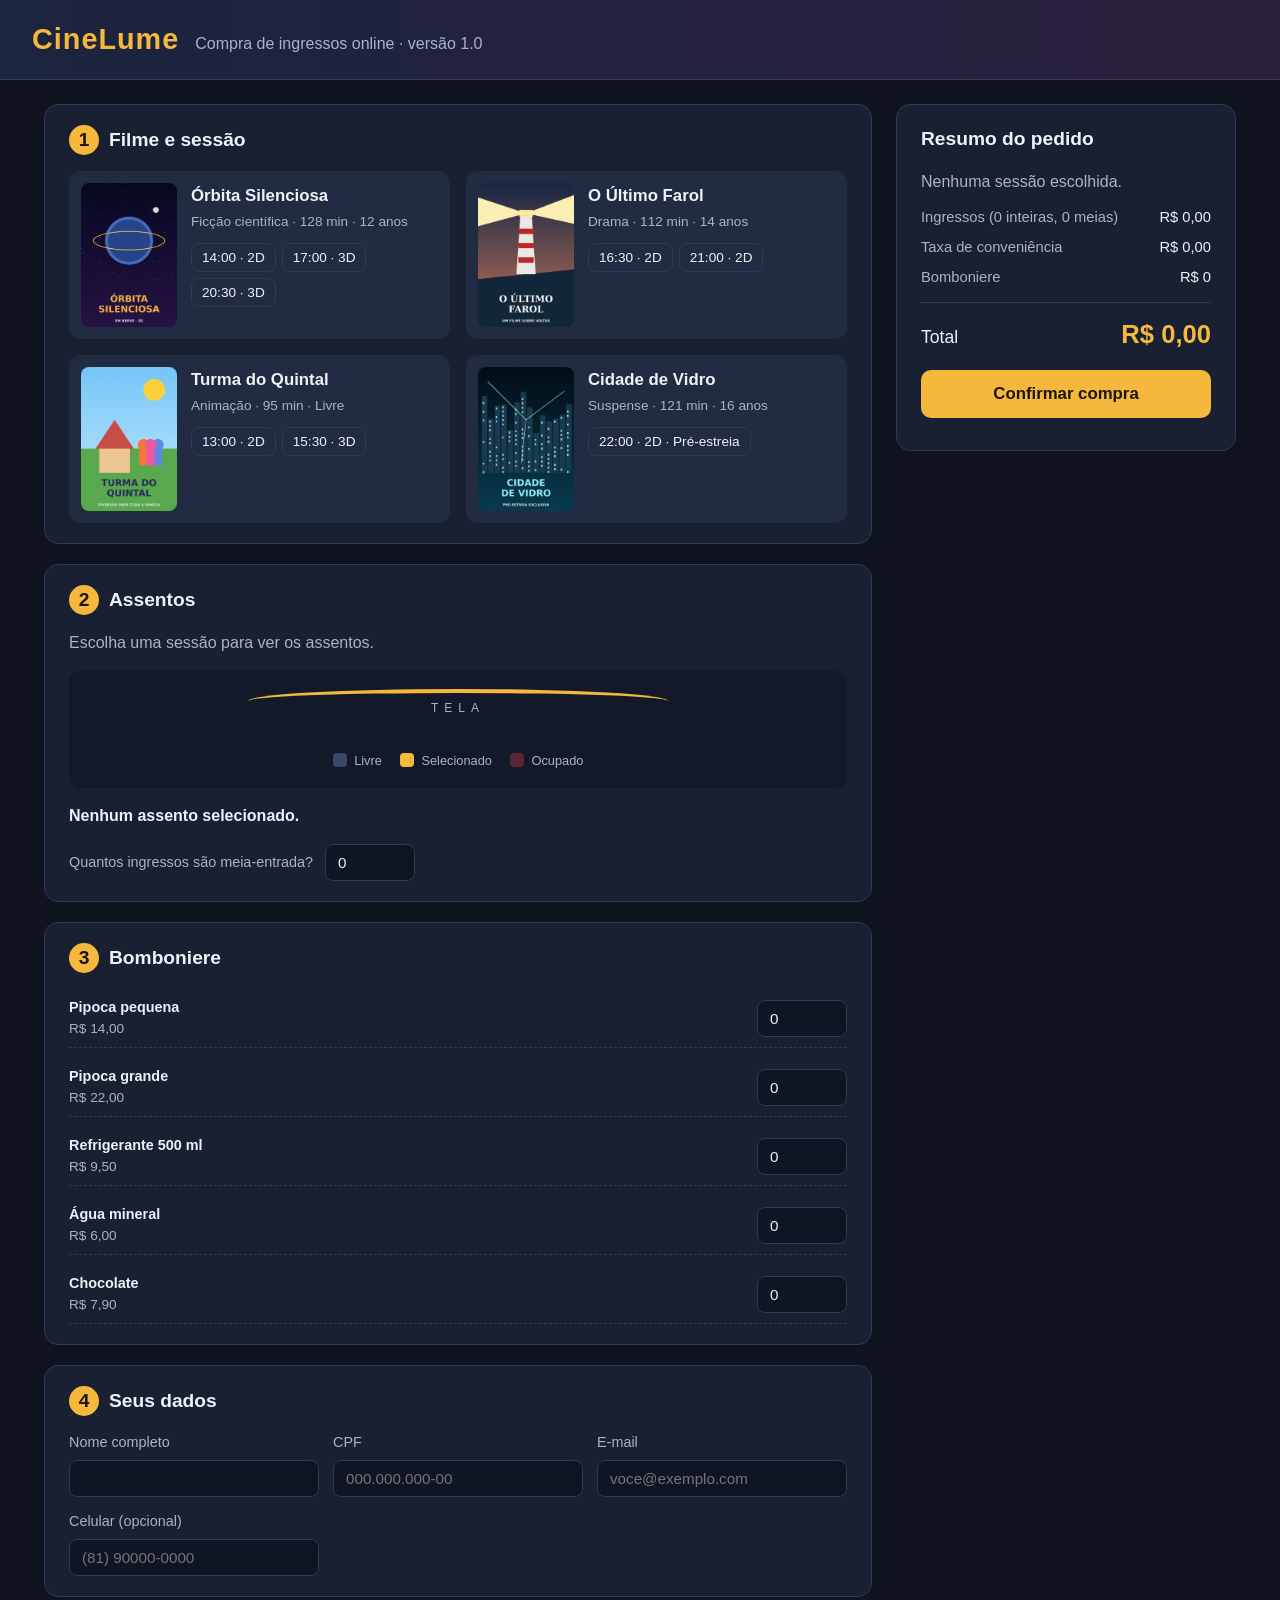
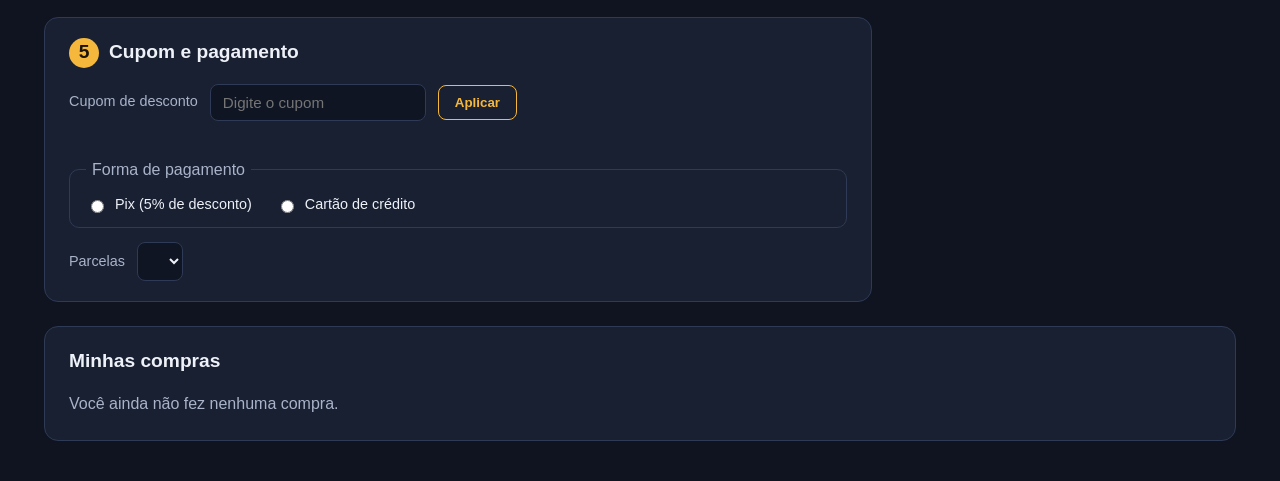
<file: index.html>
<!DOCTYPE html>
<html lang="pt-BR">
<head>
  <meta charset="UTF-8">
  <meta name="viewport" content="width=device-width, initial-scale=1">
  <title>CineLume — Compra de ingressos</title>
  <link rel="stylesheet" href="css/estilo.css">
</head>
<body>
  <header class="topo">
    <div class="marca">
      <span class="logo">CineLume</span>
      <span class="slogan">Compra de ingressos online · versão 1.0</span>
    </div>
  </header>

  <main class="layout">
    <div class="etapas">
      <section class="etapa" id="etapa-filme">
        <h2><span class="numero">1</span> Filme e sessão</h2>
        <div id="filmes" class="filmes"></div>
      </section>

      <section class="etapa" id="etapa-assentos">
        <h2><span class="numero">2</span> Assentos</h2>
        <p id="sessaoEscolhida" class="aviso">Escolha uma sessão para ver os assentos.</p>
        <div class="sala">
          <div class="tela">TELA</div>
          <div id="mapa" class="mapa"></div>
          <div class="legenda">
            <span><i class="amostra livre"></i> Livre</span>
            <span><i class="amostra selecionado"></i> Selecionado</span>
            <span><i class="amostra ocupado"></i> Ocupado</span>
          </div>
        </div>
        <p id="assentosEscolhidos" class="assentos-escolhidos">Nenhum assento selecionado.</p>
        <div class="campo campo-linha">
          <label for="qtdMeia">Quantos ingressos são meia-entrada?</label>
          <input type="number" id="qtdMeia" min="0" value="0">
        </div>
      </section>

      <section class="etapa" id="etapa-bomboniere">
        <h2><span class="numero">3</span> Bomboniere</h2>
        <div id="bomboniere" class="bomboniere"></div>
      </section>

      <section class="etapa" id="etapa-dados">
        <h2><span class="numero">4</span> Seus dados</h2>
        <div class="grade-campos">
          <div class="campo">
            <label for="nome">Nome completo</label>
            <input type="text" id="nome" autocomplete="off">
          </div>
          <div class="campo">
            <label for="cpf">CPF</label>
            <input type="text" id="cpf" placeholder="000.000.000-00" autocomplete="off">
          </div>
          <div class="campo">
            <label for="email">E-mail</label>
            <input type="text" id="email" placeholder="voce@exemplo.com" autocomplete="off">
          </div>
          <div class="campo">
            <label for="celular">Celular (opcional)</label>
            <input type="text" id="celular" placeholder="(81) 90000-0000" autocomplete="off">
          </div>
        </div>
      </section>

      <section class="etapa" id="etapa-pagamento">
        <h2><span class="numero">5</span> Cupom e pagamento</h2>
        <div class="campo campo-linha">
          <label for="cupom">Cupom de desconto</label>
          <input type="text" id="cupom" placeholder="Digite o cupom" autocomplete="off">
          <button type="button" id="aplicarCupom" class="botao-secundario">Aplicar</button>
        </div>
        <p id="msgCupom" class="msg-cupom"></p>
        <fieldset class="pagamento">
          <legend>Forma de pagamento</legend>
          <label class="opcao"><input type="radio" name="pagamento" value="pix"> Pix (5% de desconto)</label>
          <label class="opcao"><input type="radio" name="pagamento" value="cartao"> Cartão de crédito</label>
        </fieldset>
        <div class="campo campo-linha" id="blocoParcelas" hidden>
          <label for="parcelas">Parcelas</label>
          <select id="parcelas"></select>
        </div>
      </section>
    </div>

    <aside class="resumo">
      <h2>Resumo do pedido</h2>
      <div id="resumoFilme" class="resumo-filme">Nenhuma sessão escolhida.</div>
      <dl id="resumoValores" class="resumo-valores"></dl>
      <div class="total">
        <span>Total</span>
        <strong id="total">R$ 0,00</strong>
      </div>
      <p id="infoParcelas" class="info-parcelas"></p>
      <button type="button" id="confirmar" class="botao-principal">Confirmar compra</button>
      <div id="mensagens" class="mensagens" role="alert"></div>
    </aside>
  </main>

  <section id="confirmacao" class="confirmacao" hidden></section>

  <section class="historico">
    <h2>Minhas compras</h2>
    <ul id="historico"></ul>
  </section>

  <script src="js/dados.js"></script>
  <script src="js/regras.js"></script>
  <script src="js/app.js"></script>
</body>
</html>
</file>
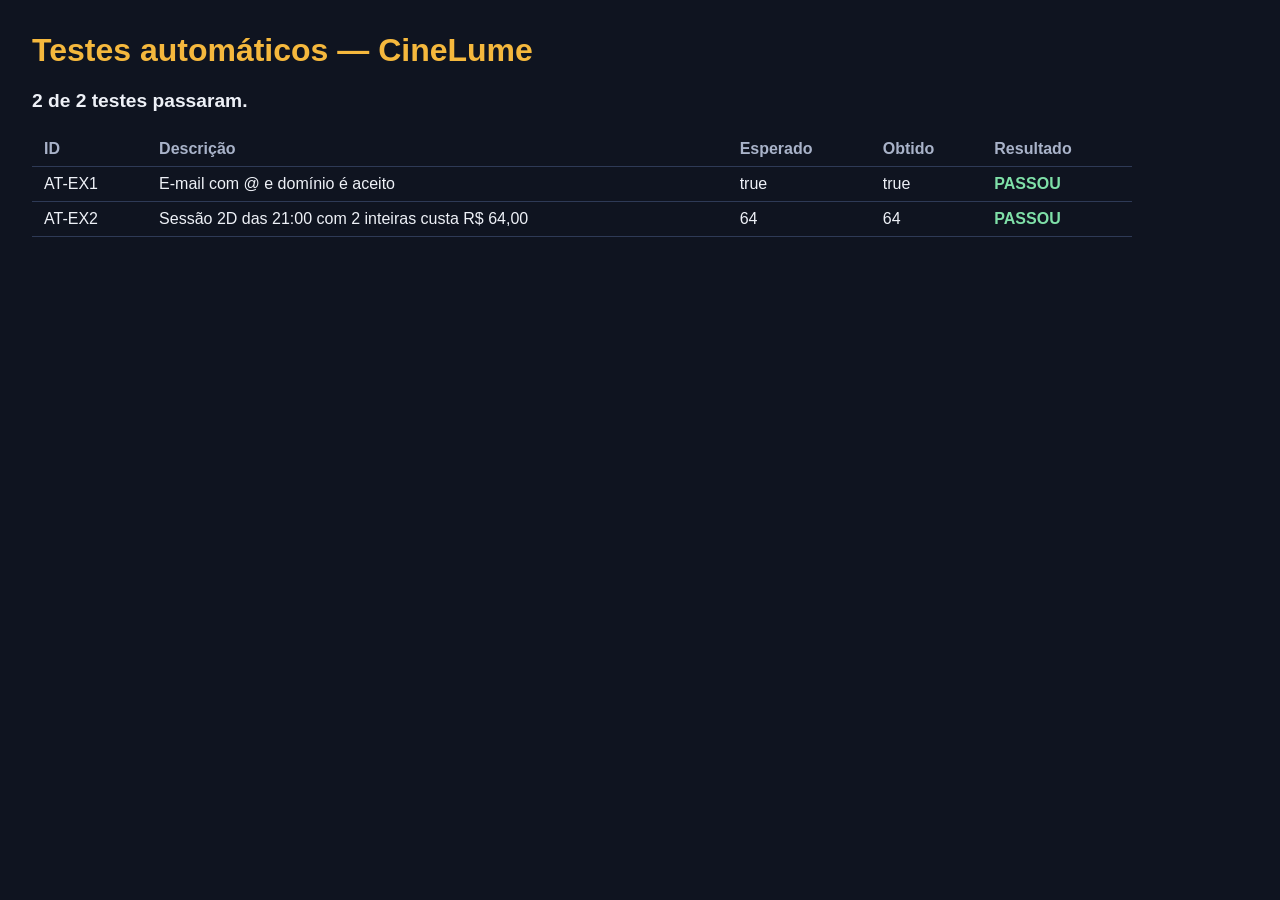
<file: testes/testes.html>
<!DOCTYPE html>
<html lang="pt-BR">
<head>
  <meta charset="UTF-8">
  <title>Testes automáticos — CineLume</title>
  <style>
    body { font-family: 'Segoe UI', Roboto, Arial, sans-serif; background: #0f1420; color: #eef1f7; margin: 0; padding: 32px; }
    h1 { color: #f5b83d; margin-top: 0; }
    .placar { font-size: 1.2rem; font-weight: 700; margin-bottom: 20px; }
    table { border-collapse: collapse; width: 100%; max-width: 1100px; }
    th, td { text-align: left; padding: 8px 12px; border-bottom: 1px solid #2e3a56; vertical-align: top; }
    th { color: #a9b3c9; }
    .passou { color: #7fe0a8; font-weight: 700; }
    .falhou { color: #ff8a8a; font-weight: 700; }
    code { color: #f5b83d; }
  </style>
</head>
<body>
  <h1>Testes automáticos — CineLume</h1>
  <p class="placar" id="placar"></p>
  <table>
    <thead>
      <tr><th>ID</th><th>Descrição</th><th>Esperado</th><th>Obtido</th><th>Resultado</th></tr>
    </thead>
    <tbody id="resultados"></tbody>
  </table>

  <script src="../js/dados.js"></script>
  <script src="../js/regras.js"></script>
  <script>
    const resultados = [];

    function iguais(obtido, esperado) {
      if (typeof obtido === 'number' && typeof esperado === 'number') {
        return Math.abs(obtido - esperado) < 0.001;
      }
      return JSON.stringify(obtido) === JSON.stringify(esperado);
    }

    function testar(id, descricao, obtido, esperado) {
      resultados.push({ id: id, descricao: descricao, obtido: obtido, esperado: esperado, passou: iguais(obtido, esperado) });
    }

    function sessao(id) {
      for (const filme of FILMES) {
        for (const s of filme.sessoes) {
          if (s.id === id) {
            return s;
          }
        }
      }
      return null;
    }

    function mostrarResultados() {
      const corpo = document.getElementById('resultados');
      resultados.forEach(function (r) {
        const linha = document.createElement('tr');
        [r.id, r.descricao, JSON.stringify(r.esperado), JSON.stringify(r.obtido)].forEach(function (texto) {
          const celula = document.createElement('td');
          celula.textContent = texto;
          linha.appendChild(celula);
        });
        const status = document.createElement('td');
        status.textContent = r.passou ? 'PASSOU' : 'FALHOU';
        status.className = r.passou ? 'passou' : 'falhou';
        linha.appendChild(status);
        corpo.appendChild(linha);
      });
      const aprovados = resultados.filter(function (r) { return r.passou; }).length;
      document.getElementById('placar').textContent = aprovados + ' de ' + resultados.length + ' testes passaram.';
    }

    testar('AT-EX1', 'E-mail com @ e domínio é aceito', validarEmail('ana@exemplo.com'), true);
    testar('AT-EX2', 'Sessão 2D das 21:00 com 2 inteiras custa R$ 64,00', calcularIngressos(sessao('far-2100'), 2, 0, 32), 64);




    mostrarResultados();
  </script>
</body>
</html>
</file>
<file: css/estilo.css>
:root {
  --fundo: #0f1420;
  --painel: #182032;
  --painel-claro: #212b42;
  --borda: #2e3a56;
  --texto: #eef1f7;
  --texto-suave: #a9b3c9;
  --destaque: #f5b83d;
  --destaque-escuro: #c98f17;
  --livre: #3a4867;
  --selecionado: #f5b83d;
  --ocupado: #5b2633;
  --erro: #ff8a8a;
  --ok: #7fe0a8;
}

* {
  box-sizing: border-box;
}

body {
  margin: 0;
  font-family: 'Segoe UI', Roboto, Arial, sans-serif;
  background: var(--fundo);
  color: var(--texto);
  line-height: 1.5;
}

.topo {
  background: linear-gradient(90deg, #1b2440, #2a1f3d);
  border-bottom: 1px solid var(--borda);
  padding: 18px 32px;
}

.marca {
  display: flex;
  align-items: baseline;
  gap: 16px;
  flex-wrap: wrap;
}

.logo {
  font-size: 1.8rem;
  font-weight: 800;
  color: var(--destaque);
  letter-spacing: 1px;
}

.slogan {
  color: var(--texto-suave);
}

.layout {
  display: grid;
  grid-template-columns: minmax(0, 1fr) 340px;
  gap: 24px;
  max-width: 1240px;
  margin: 24px auto;
  padding: 0 24px;
}

.etapas {
  display: flex;
  flex-direction: column;
  gap: 20px;
}

.etapa,
.resumo,
.historico,
.confirmacao {
  background: var(--painel);
  border: 1px solid var(--borda);
  border-radius: 14px;
  padding: 20px 24px;
}

.etapa h2,
.resumo h2,
.historico h2 {
  margin: 0 0 16px;
  font-size: 1.2rem;
  display: flex;
  align-items: center;
  gap: 10px;
}

.numero {
  display: inline-flex;
  align-items: center;
  justify-content: center;
  width: 30px;
  height: 30px;
  border-radius: 50%;
  background: var(--destaque);
  color: #1b1405;
  font-weight: 800;
}

.filmes {
  display: grid;
  grid-template-columns: repeat(auto-fill, minmax(260px, 1fr));
  gap: 16px;
}

.filme {
  display: flex;
  gap: 14px;
  background: var(--painel-claro);
  border-radius: 12px;
  padding: 12px;
}

.poster {
  width: 96px;
  height: 144px;
  object-fit: cover;
  border-radius: 8px;
  flex-shrink: 0;
  background: #0b0f18;
}

.filme-info h3 {
  margin: 0 0 4px;
  font-size: 1.05rem;
}

.filme-detalhes {
  margin: 0 0 10px;
  color: var(--texto-suave);
  font-size: 0.85rem;
}

.sessoes {
  display: flex;
  flex-wrap: wrap;
  gap: 6px;
}

.sessao {
  background: transparent;
  color: var(--texto);
  border: 1px solid var(--borda);
  border-radius: 8px;
  padding: 6px 10px;
  font-size: 0.85rem;
  cursor: pointer;
}

.sessao:hover,
.sessao:focus-visible {
  border-color: var(--destaque);
  outline: none;
}

.sessao.ativa {
  background: var(--destaque);
  color: #1b1405;
  border-color: var(--destaque);
  font-weight: 700;
}

.aviso {
  color: var(--texto-suave);
  margin-top: 0;
}

.sala {
  background: #121929;
  border-radius: 12px;
  padding: 18px;
  overflow-x: auto;
}

.tela {
  margin: 0 auto 18px;
  max-width: 420px;
  text-align: center;
  font-size: 0.75rem;
  letter-spacing: 6px;
  color: var(--texto-suave);
  border-top: 4px solid var(--destaque);
  border-radius: 50% 50% 0 0 / 12px 12px 0 0;
  padding-top: 6px;
}

.mapa {
  display: flex;
  flex-direction: column;
  gap: 6px;
  align-items: center;
  min-width: 420px;
}

.fileira {
  display: flex;
  gap: 6px;
  align-items: center;
}

.letra {
  width: 20px;
  color: var(--texto-suave);
  font-size: 0.8rem;
  text-align: center;
}

.assento {
  width: 32px;
  height: 30px;
  border-radius: 8px 8px 4px 4px;
  background: var(--livre);
  font-size: 0.7rem;
  display: flex;
  align-items: center;
  justify-content: center;
  cursor: pointer;
  user-select: none;
}

.assento:nth-child(6) {
  margin-right: 14px;
}

.assento.selecionado {
  background: var(--selecionado);
  color: #1b1405;
  font-weight: 700;
}

.assento.ocupado {
  background: var(--ocupado);
  color: #a06a76;
  cursor: not-allowed;
}

.legenda {
  display: flex;
  justify-content: center;
  gap: 18px;
  margin-top: 16px;
  font-size: 0.8rem;
  color: var(--texto-suave);
}

.amostra {
  display: inline-block;
  width: 14px;
  height: 14px;
  border-radius: 4px;
  vertical-align: -2px;
  margin-right: 4px;
}

.amostra.livre {
  background: var(--livre);
}

.amostra.selecionado {
  background: var(--selecionado);
}

.amostra.ocupado {
  background: var(--ocupado);
}

.assentos-escolhidos {
  font-weight: 600;
}

.campo {
  display: flex;
  flex-direction: column;
  gap: 6px;
}

.campo-linha {
  flex-direction: row;
  align-items: center;
  flex-wrap: wrap;
  gap: 12px;
}

label {
  color: var(--texto-suave);
  font-size: 0.9rem;
}

input[type='text'],
input[type='number'],
select {
  background: #0f1523;
  color: var(--texto);
  border: 1px solid var(--borda);
  border-radius: 8px;
  padding: 9px 12px;
  font-size: 0.95rem;
}

input[type='number'] {
  width: 90px;
}

input:focus,
select:focus {
  outline: 2px solid var(--destaque);
  outline-offset: 1px;
}

.grade-campos {
  display: grid;
  grid-template-columns: repeat(auto-fit, minmax(220px, 1fr));
  gap: 14px;
}

.bomboniere {
  display: flex;
  flex-direction: column;
  gap: 10px;
}

.produto {
  display: flex;
  align-items: center;
  justify-content: space-between;
  gap: 12px;
  padding: 8px 0;
  border-bottom: 1px dashed var(--borda);
}

.produto label {
  display: flex;
  flex-direction: column;
  color: var(--texto);
}

.produto label span {
  color: var(--texto-suave);
  font-size: 0.85rem;
}

.pagamento {
  border: 1px solid var(--borda);
  border-radius: 10px;
  padding: 12px 16px;
  margin: 14px 0;
  display: flex;
  gap: 24px;
  flex-wrap: wrap;
}

.pagamento legend {
  color: var(--texto-suave);
  padding: 0 6px;
}

.opcao {
  color: var(--texto);
  display: flex;
  align-items: center;
  gap: 8px;
  cursor: pointer;
}

.botao-secundario {
  background: transparent;
  color: var(--destaque);
  border: 1px solid var(--destaque);
  border-radius: 8px;
  padding: 9px 16px;
  cursor: pointer;
  font-weight: 600;
}

.botao-principal {
  width: 100%;
  background: var(--destaque);
  color: #1b1405;
  border: none;
  border-radius: 10px;
  padding: 14px;
  font-size: 1.05rem;
  font-weight: 800;
  cursor: pointer;
  margin-top: 12px;
}

.botao-principal:hover {
  background: var(--destaque-escuro);
}

.msg-cupom {
  margin: 6px 0 0;
  font-size: 0.9rem;
  min-height: 1.2em;
}

.msg-cupom.ok {
  color: var(--ok);
}

.msg-cupom.erro {
  color: var(--erro);
}

.resumo {
  align-self: start;
  position: sticky;
  top: 16px;
}

.resumo-filme {
  color: var(--texto-suave);
  margin-bottom: 12px;
}

.resumo-valores {
  display: grid;
  grid-template-columns: 1fr auto;
  gap: 8px 12px;
  margin: 0;
  font-size: 0.92rem;
}

.resumo-valores dt {
  color: var(--texto-suave);
}

.resumo-valores dd {
  margin: 0;
  text-align: right;
}

.total {
  display: flex;
  justify-content: space-between;
  align-items: baseline;
  border-top: 1px solid var(--borda);
  margin-top: 14px;
  padding-top: 12px;
  font-size: 1.1rem;
}

.total strong {
  font-size: 1.6rem;
  color: var(--destaque);
}

.info-parcelas {
  color: var(--texto-suave);
  font-size: 0.85rem;
  margin: 4px 0 0;
}

.mensagens {
  margin-top: 12px;
  color: var(--erro);
  font-size: 0.9rem;
}

.mensagens p {
  margin: 4px 0;
}

.confirmacao {
  max-width: 1192px;
  margin: 0 auto 24px;
  border-color: var(--ok);
}

.confirmacao h2 {
  color: var(--ok);
  margin-top: 0;
}

.historico {
  max-width: 1192px;
  margin: 0 auto 40px;
}

.historico ul {
  margin: 0;
  padding-left: 18px;
  color: var(--texto-suave);
}

.historico li {
  margin: 4px 0;
}

.historico li.vazio {
  list-style: none;
  margin-left: -18px;
}

@media (max-width: 900px) {
  .layout {
    grid-template-columns: 1fr;
  }

  .resumo {
    position: static;
  }
}
</file>
